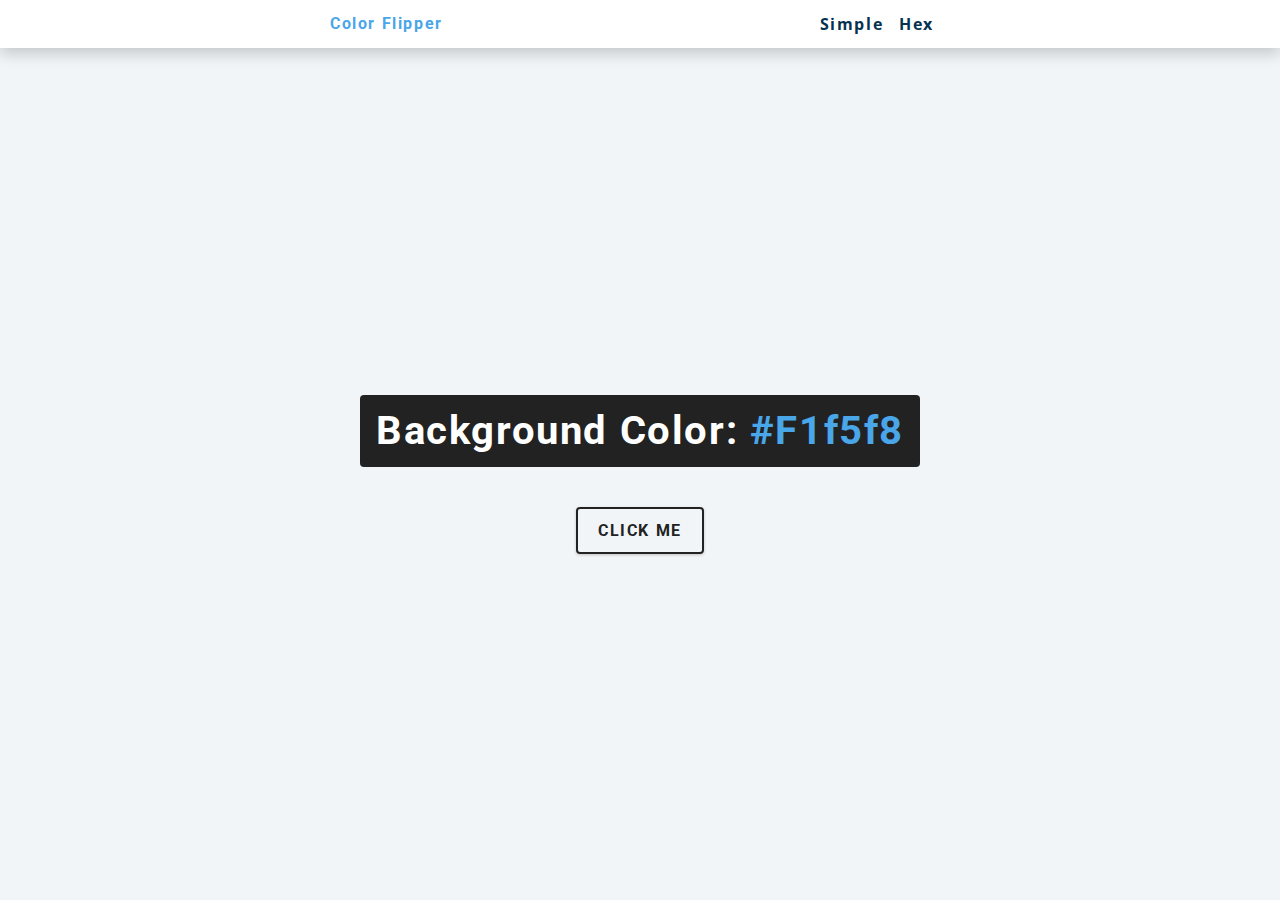
<file: 01-color-flipper/setup/index.html>
<!DOCTYPE html>
<html lang="en">
  <head>
    <meta charset="UTF-8" />
    <meta name="viewport" content="width=device-width, initial-scale=1.0" />
    <title>Color Flipper || Simple</title>

    <!-- styles -->
    <link rel="stylesheet" href="styles.css" />
  </head>
  <body>
    <nav>
      <div class="nav-center">
        <h4>color flipper</h4>
        <ul class="nav-links">
          <li>
            <a href="index.html">Simple</a>
          </li>
          <li>
            <a href="hex.html">Hex</a>
          </li>
        </ul>
      </div>
    </nav>
    <main>
      <div class="container">
        <h2>Background color: <span class="color">#f1f5f8</span></h2>
        <button class="btn-hero" id="btn">click me</button>
      </div>
    </main>
    <!-- javascript -->
    <script src="app.js"></script>
  </body>
</html>
</file>
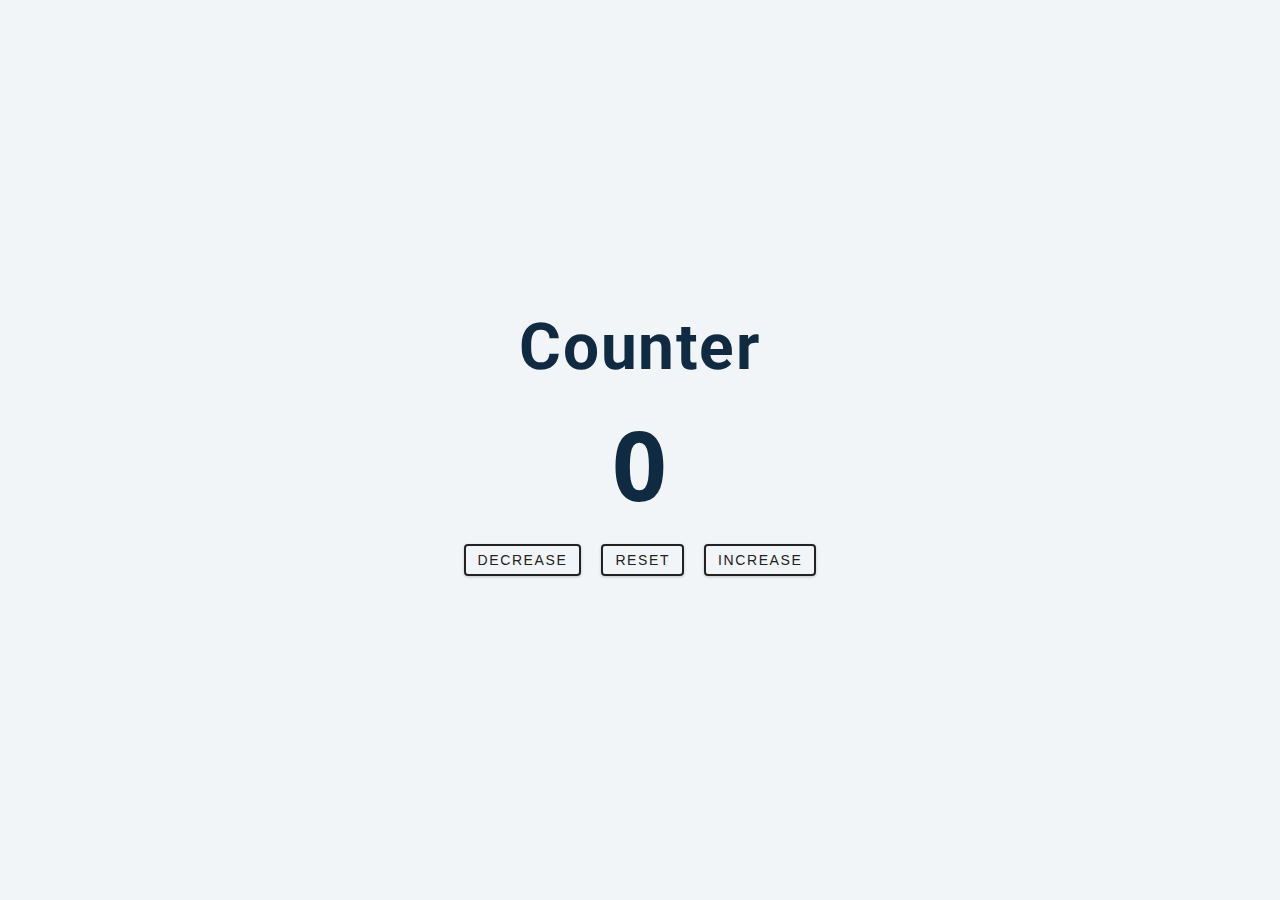
<file: 02-counter/setup/index.html>
<!DOCTYPE html>
<html lang="en">
  <head>
    <meta charset="UTF-8" />
    <meta name="viewport" content="width=device-width, initial-scale=1.0" />
    <title>Counter</title>

    <!-- styles -->
    <link rel="stylesheet" href="styles.css" />
  </head>
  <body>
    <main>
      <div class="container">
        <h1>Counter</h1>
        <span id="value">0</span>
        <div class="container">
          <button class="btn decrease">decrease</button>
          <button class="btn reset">reset</button>
          <button class="btn increase">increase</button>

        </div>
      </div>
    </main>
    <!-- javascript -->
    <script src="app.js"></script>
  </body>
</html>
</file>
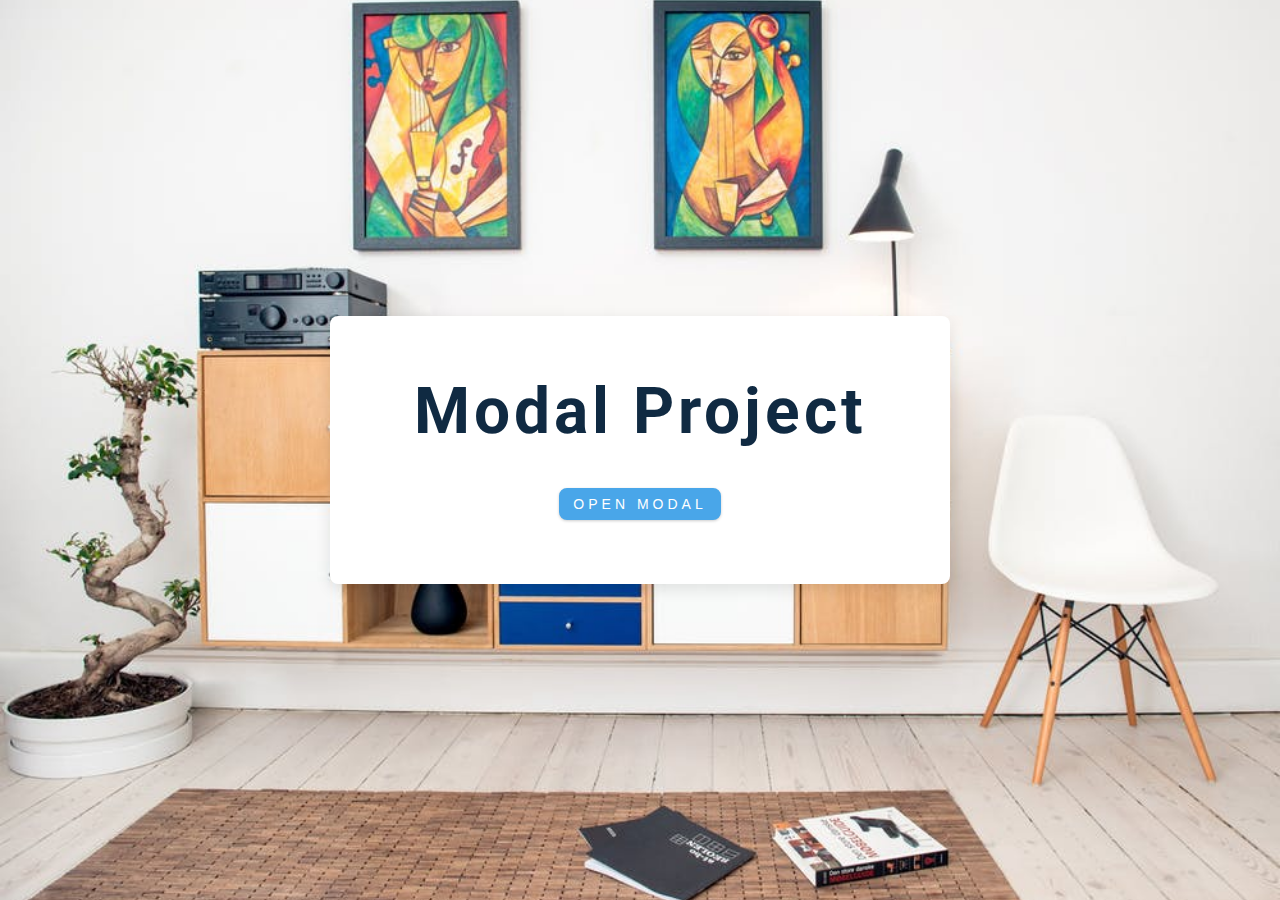
<file: 06-modal/setup/index.html>
<!DOCTYPE html>
<html lang="en">
  <head>
    <meta charset="UTF-8" />
    <meta name="viewport" content="width=device-width, initial-scale=1.0" />
    <title>Modal</title>
    <!-- font-awesome -->
    <link
      rel="stylesheet"
      href="https://cdnjs.cloudflare.com/ajax/libs/font-awesome/5.14.0/css/all.min.css"
    />
    <!-- styles -->
    <link rel="stylesheet" href="styles.css" />
  </head>
  <body>
    <!-- hero -->
    <header class="hero">
      <div class="banner">
        <h1>modal project</h1>
        <button class="btn modal-btn">
          open modal
        </button>
      </div>
    </header>
    <!-- modal -->
    <div class="modal-overlay">
      <div class="modal-container">
        <h3>modal content</h3>
        <p>Lorem ipsum dolor sit, amet consectetur adipisicing elit. Fugiat quaerat obcaecati asperiores, maiores magnam quas perferendis ex alias deleniti fuga, a pariatur delectus exercitationem iste architecto nobis voluptates at libero.</p>
        <button class="close-btn">
          <span class="fas fa-times"></span>
        </button>
      </div>
    </div>

    <!-- javascript -->
    <script src="app.js"></script>
  </body>
</html>
</file>
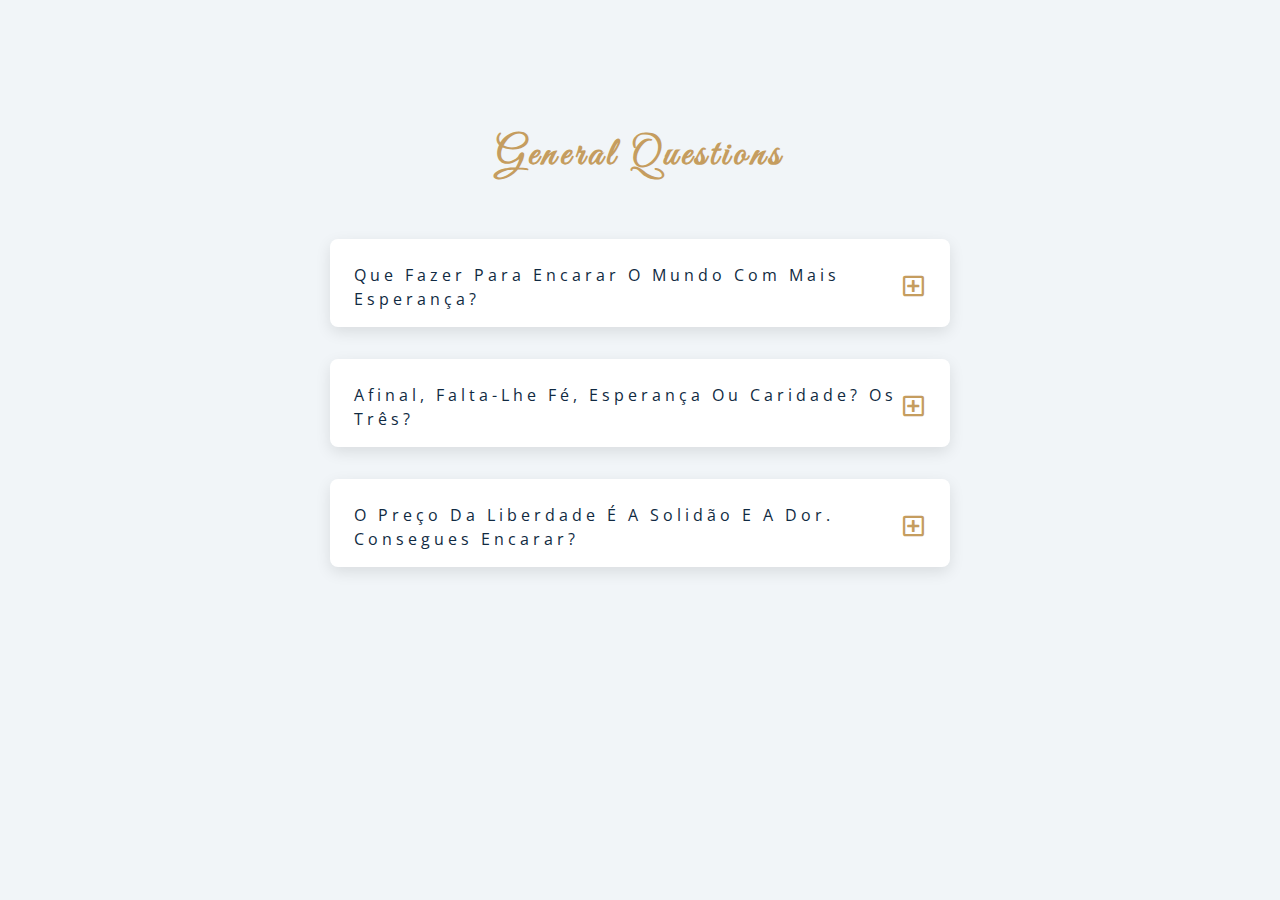
<file: 07-questions/setup/index.html>
<!DOCTYPE html>
<html lang="en">
  <head>
    <meta charset="UTF-8" />
    <meta name="viewport" content="width=device-width, initial-scale=1.0" />
    <title>Q & A</title>
    <!-- font-awesome -->
    <link
      rel="stylesheet"
      href="https://cdnjs.cloudflare.com/ajax/libs/font-awesome/5.14.0/css/all.min.css"
    />
    <!-- extra fonts -->
    <link
      href="https://fonts.googleapis.com/css?family=Great+Vibes&display=swap"
      rel="stylesheet"
    />
    <!-- styles -->
    <link rel="stylesheet" href="styles.css" />
  </head>
  <body>
    <section class="questions">
      <div class="title">
        <h2>General Questions</h2>
      </div>
      <!-- questions -->
      <div class="section-center">
        <!-- single question -->
        <article class="question">
          <!-- title -->
          <div class="question-title">
            <p>Que fazer para encarar o mundo com mais esperança?</p>
            <button type="button" class="question-btn">
                <span class="plus-icon">
                  <span class="far fa-plus-square"></span>
                </span>
                <span class="minus-icon">
                  <span class="far fa-minus-square"></span>
                </span>
            </button>
          </div>
          <!-- question text -->
          <div class="question-text">
            <p>
              Lorem ipsum dolor sit, amet consectetur adipisicing elit. Magni voluptatum aut magnam porro optio laborum sit doloribus recusandae, possimus architecto debitis provident quisquam dolores delectus adipisci quod fugiat nisi eligendi.
            </p>
          </div>
        </article>
        <!-- end single question -->
        <!-- single question -->
        <article class="question">
          <!-- title -->
          <div class="question-title">
            <p>Afinal, falta-lhe fé, esperança ou caridade? Os três?</p>
            <button type="button" class="question-btn">
                <span class="plus-icon">
                  <span class="far fa-plus-square"></span>
                </span>
                <span class="minus-icon">
                  <span class="far fa-minus-square"></span>
                </span>
            </button>
          </div>
          <!-- question text -->
          <div class="question-text">
            <p>
              Lorem ipsum dolor sit, amet consectetur adipisicing elit. Magni voluptatum aut magnam porro optio laborum sit doloribus recusandae, possimus architecto debitis provident quisquam dolores delectus adipisci quod fugiat nisi eligendi.
            </p>
          </div>
        </article>
        <!-- end single question -->
        <!-- single question -->
        <article class="question">
          <!-- title -->
          <div class="question-title">
            <p>O preço da liberdade é a solidão e a dor. Consegues encarar?</p>
            <button type="button" class="question-btn">
                <span class="plus-icon">
                  <span class="far fa-plus-square"></span>
                </span>
                <span class="minus-icon">
                  <span class="far fa-minus-square"></span>
                </span>
            </button>
          </div>
          <!-- question text -->
          <div class="question-text">
            <p>
              Lorem ipsum dolor sit, amet consectetur adipisicing elit. Magni voluptatum aut magnam porro optio laborum sit doloribus recusandae, possimus architecto debitis provident quisquam dolores delectus adipisci quod fugiat nisi eligendi.
            </p>
          </div>
        </article>
        <!-- end single question -->
      </div>
    </section>
    <!-- javascript -->
    <script src="app.js"></script>
  </body>
</html>
</file>
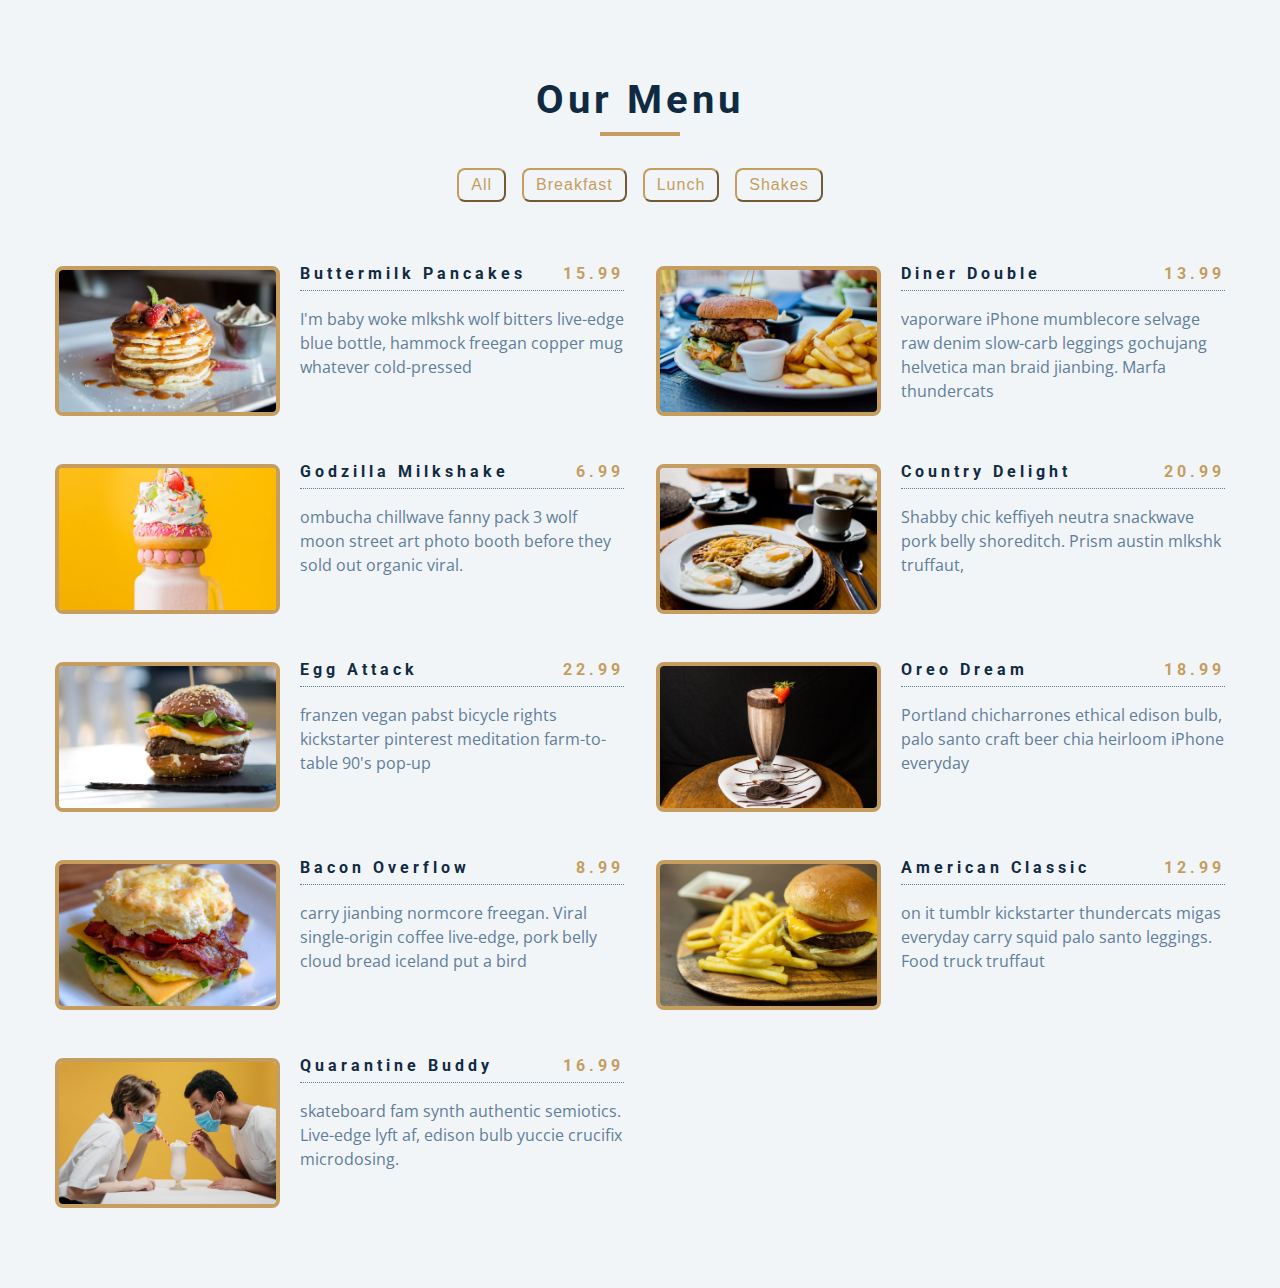
<file: 08-menu/setup/index.html>
<!DOCTYPE html>
<html lang="en">
  <head>
    <meta charset="UTF-8" />
    <meta name="viewport" content="width=device-width, initial-scale=1.0" />
    <title>Starter</title>
    <!-- font-awesome -->
    <link
      rel="stylesheet"
      href="https://cdnjs.cloudflare.com/ajax/libs/font-awesome/5.14.0/css/all.min.css"
    />
    <!-- styles -->
    <link rel="stylesheet" href="styles.css" />
  </head>
  <body>
    <section class="menu">
      <!-- title -->
      <div class="title">
        <h2>our menu</h2>
        <div class="underline"></div>
      </div>
      <!-- filter buttons -->
      <div class="btn-container">
        <button class="filter-btn" data-id="all" type="button">all</button>
        <button class="filter-btn" data-id="breakfast" type="button">breakfast</button>
        <button class="filter-btn" data-id="lunch" type="button">lunch</button>
        <button class="filter-btn" data-id="shakes" type="button">shakes</button>

      </div>
      <!-- menu items -->
      <div class="section-center">
        <!-- single item -->
        <article class="menu-item">
          <img src="menu-item.jpeg" class="photo" alt="menu item">
          <div class="item-info">
            <header>
              <h4>butter mil pancakes</h4>
              <h4 class="price">$15</h4>
            </header>
            <p class="item-text">Lorem, ipsum dolor sit amet consectetur adipisicing elit. Facere possimus similique suscipit necessitatibus architecto praesentium, ipsa delectus, sint esse ex impedit illum autem officiis hic, expedita earum dolorum quis minima.</p>
          </div>
        </article>
        <!-- end item -->
        
      </div>
    </section>
    <!-- javascript -->
    <script src="app.js"></script>
  </body>
</html>
</file>
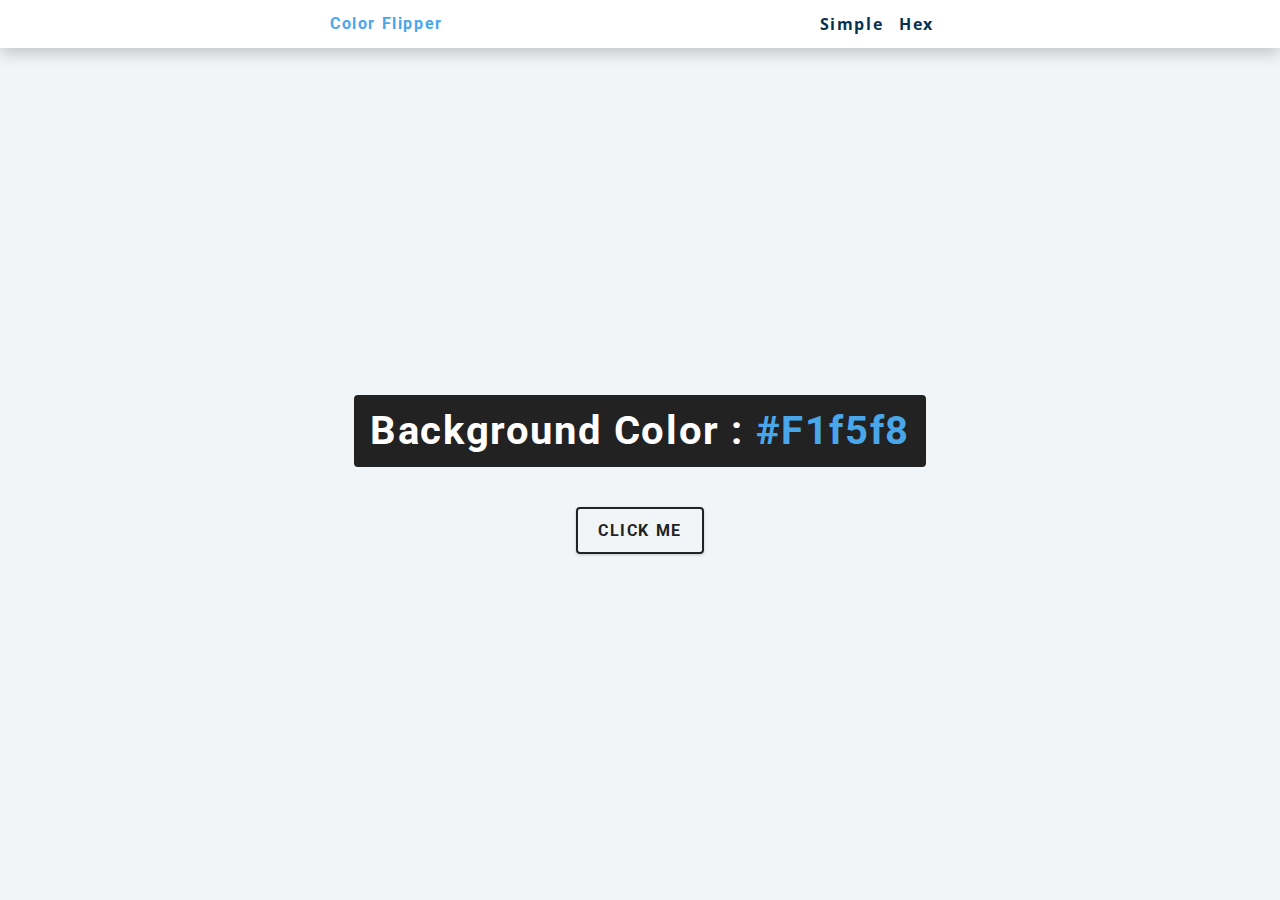
<file: 01-color-flipper/setup/hex.html>
<!DOCTYPE html>
<html lang="en">
  <head>
    <meta charset="UTF-8" />
    <meta name="viewport" content="width=device-width, initial-scale=1.0" />
    <title>
      Color Flipper || Simple
    </title>

    <!-- styles -->
    <link rel="stylesheet" href="styles.css" />
  </head>

  <body>
    <nav>
      <div class="nav-center">
        <h4>color flipper</h4>
        <ul class="nav-links">
          <li><a href="index.html">simple</a></li>
          <li><a href="hex.html">hex</a></li>
        </ul>
      </div>
    </nav>
    <main>
      <div class="container">
        <h2>background color : <span class="color">#f1f5f8</span></h2>
        <button class="btn btn-hero" id="btn">click me</button>
      </div>
    </main>
    <!-- javascript -->
    <script src="hex.js"></script>
  </body>
</html>
</file>
<file: 01-color-flipper/setup/styles.css>
/*
=============== 
Fonts
===============
*/
@import url("https://fonts.googleapis.com/css?family=Open+Sans|Roboto:400,700&display=swap");

/*
=============== 
Variables
===============
*/

:root {
  /* dark shades of primary color*/
  --clr-primary-1: hsl(205, 86%, 17%);
  --clr-primary-2: hsl(205, 77%, 27%);
  --clr-primary-3: hsl(205, 72%, 37%);
  --clr-primary-4: hsl(205, 63%, 48%);
  /* primary/main color */
  --clr-primary-5: hsl(205, 78%, 60%);
  /* lighter shades of primary color */
  --clr-primary-6: hsl(205, 89%, 70%);
  --clr-primary-7: hsl(205, 90%, 76%);
  --clr-primary-8: hsl(205, 86%, 81%);
  --clr-primary-9: hsl(205, 90%, 88%);
  --clr-primary-10: hsl(205, 100%, 96%);
  /* darkest grey - used for headings */
  --clr-grey-1: hsl(209, 61%, 16%);
  --clr-grey-2: hsl(211, 39%, 23%);
  --clr-grey-3: hsl(209, 34%, 30%);
  --clr-grey-4: hsl(209, 28%, 39%);
  /* grey used for paragraphs */
  --clr-grey-5: hsl(210, 22%, 49%);
  --clr-grey-6: hsl(209, 23%, 60%);
  --clr-grey-7: hsl(211, 27%, 70%);
  --clr-grey-8: hsl(210, 31%, 80%);
  --clr-grey-9: hsl(212, 33%, 89%);
  --clr-grey-10: hsl(210, 36%, 96%);
  --clr-white: #fff;
  --clr-red-dark: hsl(360, 67%, 44%);
  --clr-red-light: hsl(360, 71%, 66%);
  --clr-green-dark: hsl(125, 67%, 44%);
  --clr-green-light: hsl(125, 71%, 66%);
  --clr-black: #222;
  --ff-primary: "Roboto", sans-serif;
  --ff-secondary: "Open Sans", sans-serif;
  --transition: all 0.3s linear;
  --spacing: 0.1rem;
  --radius: 0.25rem;
  --light-shadow: 0 5px 15px rgba(0, 0, 0, 0.1);
  --dark-shadow: 0 5px 15px rgba(0, 0, 0, 0.2);
  --max-width: 1170px;
  --fixed-width: 620px;
}
/*
=============== 
Global Styles
===============
*/

*,
::after,
::before {
  margin: 0;
  padding: 0;
  box-sizing: border-box;
}
body {
  font-family: var(--ff-secondary);
  background: var(--clr-grey-10);
  color: var(--clr-grey-1);
  line-height: 1.5;
  font-size: 0.875rem;
}
ul {
  list-style-type: none;
}
a {
  text-decoration: none;
}
h1,
h2,
h3,
h4 {
  letter-spacing: var(--spacing);
  text-transform: capitalize;
  line-height: 1.25;
  margin-bottom: 0.75rem;
  font-family: var(--ff-primary);
}
h1 {
  font-size: 3rem;
}
h2 {
  font-size: 2rem;
}
h3 {
  font-size: 1.25rem;
}
h4 {
  font-size: 0.875rem;
}
p {
  margin-bottom: 1.25rem;
  color: var(--clr-grey-5);
}
@media screen and (min-width: 800px) {
  h1 {
    font-size: 4rem;
  }
  h2 {
    font-size: 2.5rem;
  }
  h3 {
    font-size: 1.75rem;
  }
  h4 {
    font-size: 1rem;
  }
  body {
    font-size: 1rem;
  }
  h1,
  h2,
  h3,
  h4 {
    line-height: 1;
  }
}
/*  global classes */

/* section */
.section {
  padding: 5rem 0;
}

.section-center {
  width: 90vw;
  margin: 0 auto;
  max-width: 1170px;
}
@media screen and (min-width: 992px) {
  .section-center {
    width: 95vw;
  }
}
main {
  min-height: 100vh;
  display: grid;
  place-items: center;
}

/*
=============== 
Nav
===============
*/
nav {
  background: var(--clr-white);
  height: 3rem;
  display: grid;
  align-items: center;
  box-shadow: var(--dark-shadow);
}
.nav-center {
  width: 90vw;
  max-width: var(--fixed-width);
  margin: 0 auto;
  display: flex;
  align-items: center;
  justify-content: space-between;
}
.nav-center h4 {
  margin-bottom: 0;
  color: var(--clr-primary-5);
}
.nav-links {
  display: flex;
}
nav a {
  text-transform: capitalize;
  font-weight: 700;
  font-size: 1rem;
  color: var(--clr-primary-1);
  letter-spacing: var(--spacing);
  margin-right: 1rem;
}
nav a:hover {
  color: var(--clr-primary-5);
}
/*
=============== 
Container
===============
*/
main {
  min-height: calc(100vh - 3rem);
  display: grid;
  place-items: center;
}
.container {
  text-align: center;
}
.container h2 {
  background: var(--clr-black);
  color: var(--clr-white);
  padding: 1rem;
  border-radius: var(--radius);
  margin-bottom: 2.5rem;
}
.color {
  color: var(--clr-primary-5);
}
.btn-hero {
  font-family: var(--ff-primary);
  text-transform: uppercase;
  background: transparent;
  color: var(--clr-black);
  letter-spacing: var(--spacing);
  display: inline-block;
  font-weight: 700;
  transition: var(--transition);
  border: 2px solid var(--clr-black);
  cursor: pointer;
  box-shadow: 0 1px 3px rgba(0, 0, 0, 0.2);
  border-radius: var(--radius);
  font-size: 1rem;
  padding: 0.75rem 1.25rem;
}
.btn-hero:hover {
  color: var(--clr-white);
  background: var(--clr-black);
}
</file>
<file: 02-counter/setup/styles.css>
/*
=============== 
Fonts
===============
*/
@import url("https://fonts.googleapis.com/css?family=Open+Sans|Roboto:400,700&display=swap");

/*
=============== 
Variables
===============
*/

:root {
  /* dark shades of primary color*/
  --clr-primary-1: hsl(205, 86%, 17%);
  --clr-primary-2: hsl(205, 77%, 27%);
  --clr-primary-3: hsl(205, 72%, 37%);
  --clr-primary-4: hsl(205, 63%, 48%);
  /* primary/main color */
  --clr-primary-5: hsl(205, 78%, 60%);
  /* lighter shades of primary color */
  --clr-primary-6: hsl(205, 89%, 70%);
  --clr-primary-7: hsl(205, 90%, 76%);
  --clr-primary-8: hsl(205, 86%, 81%);
  --clr-primary-9: hsl(205, 90%, 88%);
  --clr-primary-10: hsl(205, 100%, 96%);
  /* darkest grey - used for headings */
  --clr-grey-1: hsl(209, 61%, 16%);
  --clr-grey-2: hsl(211, 39%, 23%);
  --clr-grey-3: hsl(209, 34%, 30%);
  --clr-grey-4: hsl(209, 28%, 39%);
  /* grey used for paragraphs */
  --clr-grey-5: hsl(210, 22%, 49%);
  --clr-grey-6: hsl(209, 23%, 60%);
  --clr-grey-7: hsl(211, 27%, 70%);
  --clr-grey-8: hsl(210, 31%, 80%);
  --clr-grey-9: hsl(212, 33%, 89%);
  --clr-grey-10: hsl(210, 36%, 96%);
  --clr-white: #fff;
  --clr-red-dark: hsl(360, 67%, 44%);
  --clr-red-light: hsl(360, 71%, 66%);
  --clr-green-dark: hsl(125, 67%, 44%);
  --clr-green-light: hsl(125, 71%, 66%);
  --clr-black: #222;
  --ff-primary: "Roboto", sans-serif;
  --ff-secondary: "Open Sans", sans-serif;
  --transition: all 0.3s linear;
  --spacing: 0.1rem;
  --radius: 0.25rem;
  --light-shadow: 0 5px 15px rgba(0, 0, 0, 0.1);
  --dark-shadow: 0 5px 15px rgba(0, 0, 0, 0.2);
  --max-width: 1170px;
  --fixed-width: 620px;
}
/*
=============== 
Global Styles
===============
*/

*,
::after,
::before {
  margin: 0;
  padding: 0;
  box-sizing: border-box;
}
body {
  font-family: var(--ff-secondary);
  background: var(--clr-grey-10);
  color: var(--clr-grey-1);
  line-height: 1.5;
  font-size: 0.875rem;
}
ul {
  list-style-type: none;
}
a {
  text-decoration: none;
}
h1,
h2,
h3,
h4 {
  letter-spacing: var(--spacing);
  text-transform: capitalize;
  line-height: 1.25;
  margin-bottom: 0.75rem;
  font-family: var(--ff-primary);
}
h1 {
  font-size: 3rem;
}
h2 {
  font-size: 2rem;
}
h3 {
  font-size: 1.25rem;
}
h4 {
  font-size: 0.875rem;
}
p {
  margin-bottom: 1.25rem;
  color: var(--clr-grey-5);
}
@media screen and (min-width: 800px) {
  h1 {
    font-size: 4rem;
  }
  h2 {
    font-size: 2.5rem;
  }
  h3 {
    font-size: 1.75rem;
  }
  h4 {
    font-size: 1rem;
  }
  body {
    font-size: 1rem;
  }
  h1,
  h2,
  h3,
  h4 {
    line-height: 1;
  }
}
/*  global classes */

/* section */
.section {
  padding: 5rem 0;
}

.section-center {
  width: 90vw;
  margin: 0 auto;
  max-width: 1170px;
}
@media screen and (min-width: 992px) {
  .section-center {
    width: 95vw;
  }
}
main {
  min-height: 100vh;
  display: grid;
  place-items: center;
}

/*
=============== 
Counter
===============
*/

main {
  min-height: 100vh;
  display: grid;
  place-items: center;
}
.container {
  text-align: center;
}
#value {
  font-size: 6rem;
  font-weight: bold;
}
.btn {
  text-transform: uppercase;
  background: transparent;
  color: var(--clr-black);
  padding: 0.375rem 0.75rem;
  letter-spacing: var(--spacing);
  display: inline-block;
  transition: var(--transition);
  font-size: 0.875rem;
  border: 2px solid var(--clr-black);
  cursor: pointer;
  box-shadow: 0 1px 3px rgba(0, 0, 0, 0.2);
  border-radius: var(--radius);
  margin: 0.5rem;
}
.btn:hover {
  color: var(--clr-white);
  background: var(--clr-black);
}
</file>
<file: 06-modal/setup/styles.css>
/*
=============== 
Fonts
===============
*/
@import url("https://fonts.googleapis.com/css?family=Open+Sans|Roboto:400,700&display=swap");

/*
=============== 
Variables
===============
*/

:root {
  /* dark shades of primary color*/
  --clr-primary-1: hsl(205, 86%, 17%);
  --clr-primary-2: hsl(205, 77%, 27%);
  --clr-primary-3: hsl(205, 72%, 37%);
  --clr-primary-4: hsl(205, 63%, 48%);
  /* primary/main color */
  --clr-primary-5: #49a6e9;
  /* --clr-primary-5: rgb(73, 166, 233); */
  /* lighter shades of primary color */
  --clr-primary-6: hsl(205, 89%, 70%);
  --clr-primary-7: hsl(205, 90%, 76%);
  --clr-primary-8: hsl(205, 86%, 81%);
  --clr-primary-9: hsl(205, 90%, 88%);
  --clr-primary-10: hsl(205, 100%, 96%);
  /* darkest grey - used for headings */
  --clr-grey-1: hsl(209, 61%, 16%);
  --clr-grey-2: hsl(211, 39%, 23%);
  --clr-grey-3: hsl(209, 34%, 30%);
  --clr-grey-4: hsl(209, 28%, 39%);
  /* grey used for paragraphs */
  --clr-grey-5: hsl(210, 22%, 49%);
  --clr-grey-6: hsl(209, 23%, 60%);
  --clr-grey-7: hsl(211, 27%, 70%);
  --clr-grey-8: hsl(210, 31%, 80%);
  --clr-grey-9: hsl(212, 33%, 89%);
  --clr-grey-10: hsl(210, 36%, 96%);
  --clr-white: #fff;
  --clr-red-dark: hsl(360, 67%, 44%);
  --clr-red-light: hsl(360, 71%, 66%);
  --clr-green-dark: hsl(125, 67%, 44%);
  --clr-green-light: hsl(125, 71%, 66%);
  --clr-black: #222;
  --ff-primary: "Roboto", sans-serif;
  --ff-secondary: "Open Sans", sans-serif;
  --transition: all 0.3s linear;
  --spacing: 0.25rem;
  --radius: 0.5rem;
  --light-shadow: 0 5px 15px rgba(0, 0, 0, 0.1);
  --dark-shadow: 0 5px 15px rgba(0, 0, 0, 0.2);
  --max-width: 1170px;
  --fixed-width: 620px;
}
/*
=============== 
Global Styles
===============
*/

*,
::after,
::before {
  margin: 0;
  padding: 0;
  box-sizing: border-box;
}
body {
  font-family: var(--ff-secondary);
  background: var(--clr-grey-10);
  color: var(--clr-grey-1);
  line-height: 1.5;
  font-size: 0.875rem;
}
ul {
  list-style-type: none;
}
a {
  text-decoration: none;
}
img:not(.logo) {
  width: 100%;
}
img {
  display: block;
}

h1,
h2,
h3,
h4 {
  letter-spacing: var(--spacing);
  text-transform: capitalize;
  line-height: 1.25;
  margin-bottom: 0.75rem;
  font-family: var(--ff-primary);
}
h1 {
  font-size: 3rem;
}
h2 {
  font-size: 2rem;
}
h3 {
  font-size: 1.25rem;
}
h4 {
  font-size: 0.875rem;
}
p {
  margin-bottom: 1.25rem;
  color: var(--clr-grey-5);
}
@media screen and (min-width: 800px) {
  h1 {
    font-size: 4rem;
  }
  h2 {
    font-size: 2.5rem;
  }
  h3 {
    font-size: 1.75rem;
  }
  h4 {
    font-size: 1rem;
  }
  body {
    font-size: 1rem;
  }
  h1,
  h2,
  h3,
  h4 {
    line-height: 1;
  }
}
/*  global classes */

.btn {
  text-transform: uppercase;
  background: transparent;
  color: var(--clr-black);
  padding: 0.375rem 0.75rem;
  letter-spacing: var(--spacing);
  display: inline-block;
  transition: var(--transition);
  font-size: 0.875rem;
  border: 2px solid var(--clr-black);
  cursor: pointer;
  box-shadow: 0 1px 3px rgba(0, 0, 0, 0.2);
  border-radius: var(--radius);
}
.btn:hover {
  color: var(--clr-white);
  background: var(--clr-black);
}
/* section */
.section {
  padding: 5rem 0;
}

.section-center {
  width: 90vw;
  margin: 0 auto;
  max-width: 1170px;
}
@media screen and (min-width: 992px) {
  .section-center {
    width: 95vw;
  }
}
main {
  min-height: 100vh;
  display: grid;
  place-items: center;
}
/*
=============== 
Modal
===============
*/
.hero {
  min-height: 100vh;
  background: url("./hero.jpeg") center/cover no-repeat;
  display: grid;
  place-items: center;
}
.banner {
  background: var(--clr-white);
  padding: 4rem 0;
  border-radius: var(--radius);
  box-shadow: var(--light-shadow);
  text-align: center;
  width: 90vw;
  max-width: var(--fixed-width);
}
.modal-btn {
  margin-top: 2rem;
  background: var(--clr-primary-5);
  border-color: var(--clr-primary-5);
  color: var(--clr-white);
}
.modal-btn:hover {
  background: transparent;
  color: var(--clr-primary-5);
}
.modal-overlay {
  position: fixed;
  top: 0;
  left: 0;
  width: 100%;
  height: 100%;
  background: rgba(73, 166, 233, 0.5);
  display: grid;
  place-items: center;
  transition: var(--transition);
  visibility: hidden;
  z-index: -10;
}
/* OPEN/CLOSE MODAL */
.open-modal {
  visibility: visible;
  z-index: 10;
}
.modal-container {
  background: var(--clr-white);
  border-radius: var(--radius);
  width: 90vw;
  height: 30vh;
  max-width: var(--fixed-width);
  text-align: center;
  display: grid;
  place-items: center;
  position: relative;
}
.close-btn {
  position: absolute;
  top: 1rem;
  right: 1rem;
  font-size: 2rem;
  background: transparent;
  border-color: transparent;
  color: var(--clr-red-dark);
  cursor: pointer;
  transition: var(--transition);
}
.close-btn:hover {
  color: var(--clr-red-light);
  transform: scale(1.3);
}
</file>
<file: 07-questions/setup/styles.css>
/*
=============== 
Fonts
===============
*/
@import url("https://fonts.googleapis.com/css?family=Open+Sans|Roboto:400,700&display=swap");

/*
=============== 
Variables
===============
*/

:root {
  /* dark shades of primary color*/
  --clr-primary-1: hsl(205, 86%, 17%);
  --clr-primary-2: hsl(205, 77%, 27%);
  --clr-primary-3: hsl(205, 72%, 37%);
  --clr-primary-4: hsl(205, 63%, 48%);
  /* primary/main color */
  --clr-primary-5: #49a6e9;
  /* lighter shades of primary color */
  --clr-primary-6: hsl(205, 89%, 70%);
  --clr-primary-7: hsl(205, 90%, 76%);
  --clr-primary-8: hsl(205, 86%, 81%);
  --clr-primary-9: hsl(205, 90%, 88%);
  --clr-primary-10: hsl(205, 100%, 96%);
  /* darkest grey - used for headings */
  --clr-grey-1: hsl(209, 61%, 16%);
  --clr-grey-2: hsl(211, 39%, 23%);
  --clr-grey-3: hsl(209, 34%, 30%);
  --clr-grey-4: hsl(209, 28%, 39%);
  /* grey used for paragraphs */
  --clr-grey-5: hsl(210, 22%, 49%);
  --clr-grey-6: hsl(209, 23%, 60%);
  --clr-grey-7: hsl(211, 27%, 70%);
  --clr-grey-8: hsl(210, 31%, 80%);
  --clr-grey-9: hsl(212, 33%, 89%);
  --clr-grey-10: hsl(210, 36%, 96%);
  --clr-white: #fff;
  --clr-red-dark: hsl(360, 67%, 44%);
  --clr-red-light: hsl(360, 71%, 66%);
  --clr-green-dark: hsl(125, 67%, 44%);
  --clr-green-light: hsl(125, 71%, 66%);
  --clr-gold: #c59d5f;
  --clr-black: #222;
  --ff-primary: "Roboto", sans-serif;
  --ff-secondary: "Open Sans", sans-serif;
  --transition: all 0.3s linear;
  --spacing: 0.25rem;
  --radius: 0.5rem;
  --light-shadow: 0 5px 15px rgba(0, 0, 0, 0.1);
  --dark-shadow: 0 5px 15px rgba(0, 0, 0, 0.2);
  --max-width: 1170px;
  --fixed-width: 620px;
}
/*
=============== 
Global Styles
===============
*/

*,
::after,
::before {
  margin: 0;
  padding: 0;
  box-sizing: border-box;
}
body {
  font-family: var(--ff-secondary);
  background: var(--clr-grey-10);
  color: var(--clr-grey-1);
  line-height: 1.5;
  font-size: 0.875rem;
}
ul {
  list-style-type: none;
}
a {
  text-decoration: none;
}
img:not(.logo) {
  width: 100%;
}
img {
  display: block;
}

h1,
h2,
h3,
h4 {
  letter-spacing: var(--spacing);
  text-transform: capitalize;
  line-height: 1.25;
  margin-bottom: 0.75rem;
  font-family: var(--ff-primary);
}
h1 {
  font-size: 3rem;
}
h2 {
  font-size: 2rem;
}
h3 {
  font-size: 1.25rem;
}
h4 {
  font-size: 0.875rem;
}
p {
  margin-bottom: 1.25rem;
  color: var(--clr-grey-5);
}
@media screen and (min-width: 800px) {
  h1 {
    font-size: 4rem;
  }
  h2 {
    font-size: 2.5rem;
  }
  h3 {
    font-size: 1.75rem;
  }
  h4 {
    font-size: 1rem;
  }
  body {
    font-size: 1rem;
  }
  h1,
  h2,
  h3,
  h4 {
    line-height: 1;
  }
}
/*  global classes */

.btn {
  text-transform: uppercase;
  background: transparent;
  color: var(--clr-black);
  padding: 0.375rem 0.75rem;
  letter-spacing: var(--spacing);
  display: inline-block;
  transition: var(--transition);
  font-size: 0.875rem;
  border: 2px solid var(--clr-black);
  cursor: pointer;
  box-shadow: 0 1px 3px rgba(0, 0, 0, 0.2);
  border-radius: var(--radius);
}
.btn:hover {
  color: var(--clr-white);
  background: var(--clr-black);
}
/* section */
.section {
  padding: 5rem 0;
}

.section-center {
  width: 90vw;
  margin: 0 auto;
  max-width: 1170px;
}
@media screen and (min-width: 992px) {
  .section-center {
    width: 95vw;
  }
}
main {
  min-height: 100vh;
  display: grid;
  place-items: center;
}
/*
=============== 
Questions
===============
*/
.title {
  margin-top: 15vh;
  margin-bottom: 4rem;
}
.title h2 {
  color: var(--clr-gold);
  font-family: "Great Vibes", cursive;
  text-align: center;
}
.section-center {
  max-width: var(--fixed-width);
}
.question {
  background: var(--clr-white);
  border-radius: var(--radius);
  box-shadow: var(--light-shadow);
  padding: 1.5rem 1.5rem 0 1.5rem;
  margin-bottom: 2rem;
}
.question-title {
  display: flex;
  justify-content: space-between;
  align-items: center;
  text-transform: capitalize;
  padding-bottom: 1rem;
}
.question-title p {
  margin-bottom: 0;
  letter-spacing: var(--spacing);
  color: var(--clr-grey-1);
}
.question-btn {
  font-size: 1.5rem;
  background: transparent;
  border-color: transparent;
  cursor: pointer;
  color: var(--clr-gold);
  transition: var(--transition);
}
.question-btn:hover {
  transform: rotate(90deg);
}
.question-text {
  padding: 1rem 0 1.5rem 0;
  border-top: 1px solid rgba(0, 0, 0, 0.2);
}
.question-text p {
  margin-bottom: 0;
}
/* hide text -> default */
.question-text {
  display: none;
}
.show-text .question-text { /*becomes visible */ 
  display: block;
}
.minus-icon {
  display: none;
}
.show-text .minus-icon {
  display: inline;
}
.show-text .plus-icon {
  display: none;
}
</file>
<file: 08-menu/setup/styles.css>
/*
=============== 
Fonts
===============
*/
@import url("https://fonts.googleapis.com/css?family=Open+Sans|Roboto:400,700&display=swap");

/*
=============== 
Variables
===============
*/

:root {
  /* dark shades of primary color*/
  --clr-primary-1: hsl(205, 86%, 17%);
  --clr-primary-2: hsl(205, 77%, 27%);
  --clr-primary-3: hsl(205, 72%, 37%);
  --clr-primary-4: hsl(205, 63%, 48%);
  /* primary/main color */
  --clr-primary-5: #49a6e9;
  /* lighter shades of primary color */
  --clr-primary-6: hsl(205, 89%, 70%);
  --clr-primary-7: hsl(205, 90%, 76%);
  --clr-primary-8: hsl(205, 86%, 81%);
  --clr-primary-9: hsl(205, 90%, 88%);
  --clr-primary-10: hsl(205, 100%, 96%);
  /* darkest grey - used for headings */
  --clr-grey-1: hsl(209, 61%, 16%);
  --clr-grey-2: hsl(211, 39%, 23%);
  --clr-grey-3: hsl(209, 34%, 30%);
  --clr-grey-4: hsl(209, 28%, 39%);
  /* grey used for paragraphs */
  --clr-grey-5: hsl(210, 22%, 49%);
  --clr-grey-6: hsl(209, 23%, 60%);
  --clr-grey-7: hsl(211, 27%, 70%);
  --clr-grey-8: hsl(210, 31%, 80%);
  --clr-grey-9: hsl(212, 33%, 89%);
  --clr-grey-10: hsl(210, 36%, 96%);
  --clr-white: #fff;
  --clr-red-dark: hsl(360, 67%, 44%);
  --clr-red-light: hsl(360, 71%, 66%);
  --clr-green-dark: hsl(125, 67%, 44%);
  --clr-green-light: hsl(125, 71%, 66%);
  --clr-gold: #c59d5f;
  --clr-black: #222;
  --ff-primary: "Roboto", sans-serif;
  --ff-secondary: "Open Sans", sans-serif;
  --transition: all 0.3s linear;
  --spacing: 0.25rem;
  --radius: 0.5rem;
  --light-shadow: 0 5px 15px rgba(0, 0, 0, 0.1);
  --dark-shadow: 0 5px 15px rgba(0, 0, 0, 0.2);
  --max-width: 1170px;
  --fixed-width: 620px;
}
/*
=============== 
Global Styles
===============
*/

*,
::after,
::before {
  margin: 0;
  padding: 0;
  box-sizing: border-box;
}
body {
  font-family: var(--ff-secondary);
  background: var(--clr-grey-10);
  color: var(--clr-grey-1);
  line-height: 1.5;
  font-size: 0.875rem;
}
ul {
  list-style-type: none;
}
a {
  text-decoration: none;
}
img:not(.logo) {
  width: 100%;
}
img {
  display: block;
}

h1,
h2,
h3,
h4 {
  letter-spacing: var(--spacing);
  text-transform: capitalize;
  line-height: 1.25;
  margin-bottom: 0.75rem;
  font-family: var(--ff-primary);
}
h1 {
  font-size: 3rem;
}
h2 {
  font-size: 2rem;
}
h3 {
  font-size: 1.25rem;
}
h4 {
  font-size: 0.875rem;
}
p {
  margin-bottom: 1.25rem;
  color: var(--clr-grey-5);
}
@media screen and (min-width: 800px) {
  h1 {
    font-size: 4rem;
  }
  h2 {
    font-size: 2.5rem;
  }
  h3 {
    font-size: 1.75rem;
  }
  h4 {
    font-size: 1rem;
  }
  body {
    font-size: 1rem;
  }
  h1,
  h2,
  h3,
  h4 {
    line-height: 1;
  }
}
/*  global classes */

.btn {
  text-transform: uppercase;
  background: transparent;
  color: var(--clr-black);
  padding: 0.375rem 0.75rem;
  letter-spacing: var(--spacing);
  display: inline-block;
  transition: var(--transition);
  font-size: 0.875rem;
  border: 2px solid var(--clr-black);
  cursor: pointer;
  box-shadow: 0 1px 3px rgba(0, 0, 0, 0.2);
  border-radius: var(--radius);
}
.btn:hover {
  color: var(--clr-white);
  background: var(--clr-black);
}
/* section */
.section {
  padding: 5rem 0;
}

main {
  min-height: 100vh;
  display: grid;
  place-items: center;
}
/*
=============== 
Menu
===============
*/

.menu {
  padding: 5rem 0;
}
.title {
  text-align: center;
  margin-bottom: 2rem;
}
.underline {
  width: 5rem;
  height: 0.25rem;
  background: var(--clr-gold);
  margin-left: auto;
  margin-right: auto;
}
.btn-container {
  margin-bottom: 4rem;
  display: flex;
  justify-content: center;
}
.filter-btn {
  background: transparent;
  border-color: var(--clr-gold);
  font-size: 1rem;
  text-transform: capitalize;
  margin: 0 0.5rem;
  letter-spacing: 1px;
  border-radius: var(--radius);
  padding: 0.375rem 0.75rem;
  color: var(--clr-gold);
  cursor: pointer;
  transition: var(--transition);
}
.filter-btn:hover {
  background: var(--clr-gold);
  color: var(--clr-white);
}
.section-center {
  width: 90vw;
  margin: 0 auto;
  max-width: 1170px;
  display: grid;
  gap: 3rem 2rem;
  justify-items: center;
}
.menu-item {
  display: grid;
  gap: 1rem 2rem;
  max-width: 25rem;
}
.photo {
  object-fit: cover;
  height: 200px;
  border: 0.25rem solid var(--clr-gold);
  border-radius: var(--radius);
}
.item-info header {
  display: flex;
  justify-content: space-between;
  border-bottom: 0.5px dotted var(--clr-grey-5);
}
.item-info h4 {
  margin-bottom: 0.5rem;
}
.price {
  color: var(--clr-gold);
}
.item-text {
  margin-bottom: 0;
  padding-top: 1rem;
}

@media screen and (min-width: 768px) {
  .menu-item {
    grid-template-columns: 225px 1fr;
    gap: 0 1.25rem;
    max-width: 40rem;
  }
  .photo {
    height: 175px;
  }
}
@media screen and (min-width: 1200px) {
  .section-center {
    width: 95vw;
    grid-template-columns: 1fr 1fr;
  }
  .photo {
    height: 150px;
  }
}
</file>
